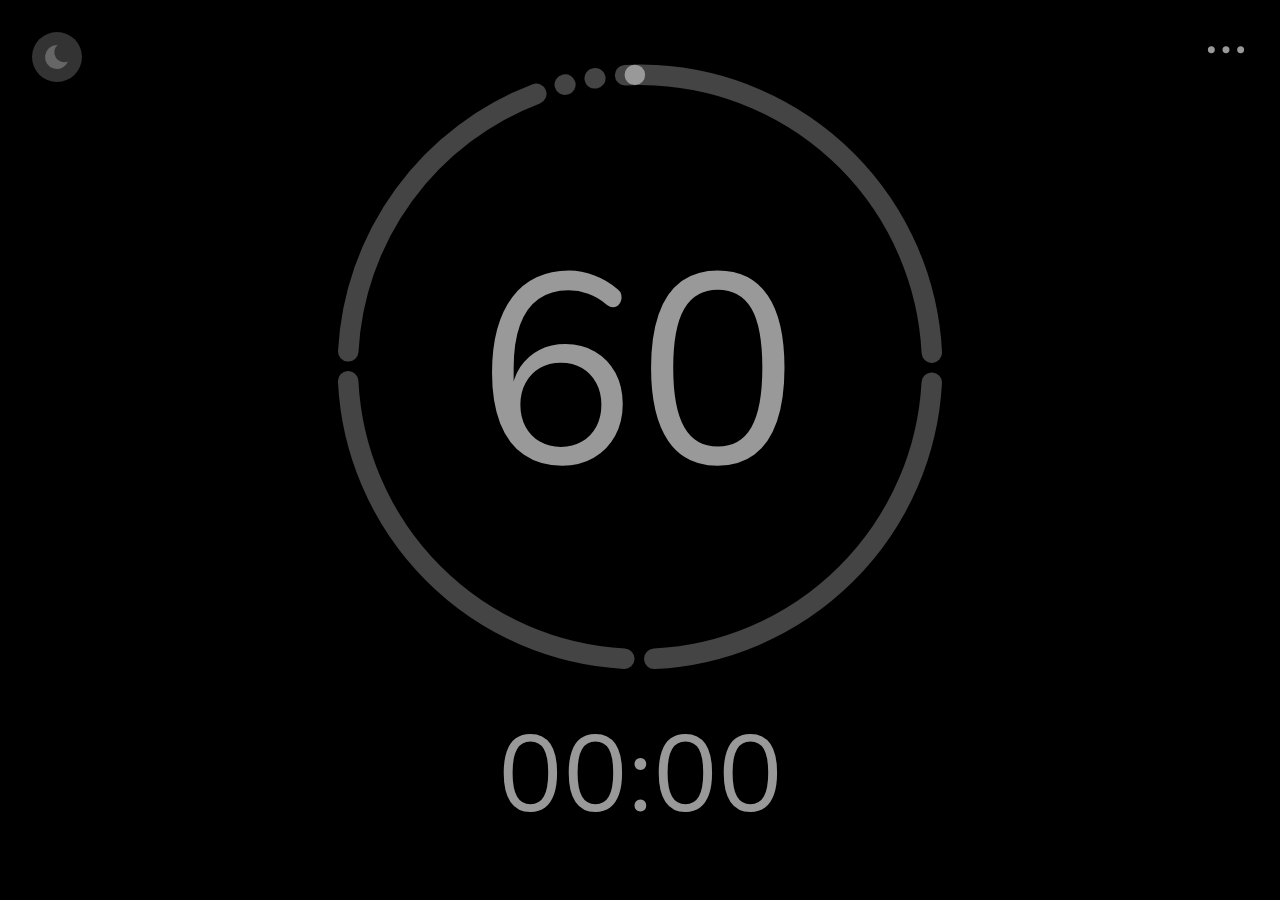
<file: index.html>
<!DOCTYPE html>
<html lang="de">
    <!--
    * @author Daniel Groß
    * Last modified: 2025/03/20 17:13:48
    -->
<head>
    <meta charset="UTF-8">
    <meta name="viewport" content="width=device-width, initial-scale=1.0, maximum-scale=1.0, user-scalable=no">
    <title>tima</title>
    <link rel="icon" href="assets/icon.svg" type="image/svg+xml">
    <link rel="manifest" href="assets/website.manifest" crossorigin="use-credentials">
    <link rel="stylesheet" href="assets/style.css">
</head>

<body>
    <div class="theme-toggle">
        <input type="checkbox" id="theme-toggle-checkbox" aria-label="Theme wechseln">
        <label for="theme-toggle-checkbox" class="theme-toggle-label">
            <svg class="theme-toggle-icon" viewBox="0 0 24 24" width="24" height="24" stroke-linecap="round">
                <path class="moon" d="M12 3c.132 0 .263 0 .393 0a7.5 7.5 0 0 0 7.92 12.446a9 9 0 1 1-8.313-12.454z" />
                <g class="sun" stroke="#999" stroke-width="2">
                    <circle cx="12" cy="12" r="5" fill="none" />
                    <line x1="12" y1="2" x2="12" y2="4" />
                    <line x1="12" y1="20" x2="12" y2="22" />
                    <line x1="2" y1="12" x2="4" y2="12" />
                    <line x1="20" y1="12" x2="22" y2="12" />
                    <line x1="5.64" y1="5.64" x2="4.22" y2="4.22" />
                    <line x1="18.36" y1="18.36" x2="19.78" y2="19.78" />
                    <line x1="5.64" y1="18.36" x2="4.22" y2="19.78" />
                    <line x1="18.36" y1="5.64" x2="19.78" y2="4.22" />
                </g>
            </svg>
        </label>
    </div>
    <div class="progress-circle" id="progress-circle" role="progressbar">
        <svg viewBox="0 0 400 400" stroke-width="13" fill="none" stroke-linecap="round">
            <circle class="outercircle" id="progress-outercircle" cx="200" cy="200" r="185.5" transform="rotate(3 200 200)" />
            <circle class="innercircle" id="progress-innercircle" cx="200" cy="200" r="185.5" transform="rotate(-91 200 200)" />
        </svg>
        <div class="text" id="progress-text">60</div>
    </div>
    
    <div class="reset-timer" id="reset-timer">
        <div class="reset-timer-button" id="reset-timer-button" role="button" aria-label="Timer zurücksetzen">
            <svg class="reset-timer-icon" viewBox="0 0 24 24" fill="none" stroke-width="1.8" stroke-linecap="round" stroke-linejoin="round">
                <polyline points="4.2,4.6 4.2,8.6 8.2,8.6" />
                <path d="M11.6,7.8v4.9h4.5" />
                <path d="M5,8c1.4-2.4,4-4,6.9-4	c4.4,0,8,3.6,8,8s-3.6,8-8,8s-8-3.6-8-8" />
            </svg>
        </div>
    </div>

    <div class="elapsed-time" id="elapsed-time">00:00</div>
    <div class="settings-button" id="settings-button" role="button" aria-label="Einstellungen öffnen">…</div>
    <div class="settings-dialog" id="settings-dialog" role="dialog" aria-labelledby="settings-dialog-title">
        <span class="close-button" id="close-button" role="button" aria-label="Einstellungen schließen">&times;</span>
        <p id="settings-dialog-title">Einstellungen</p>
        <label for="beep-times">Beep Zeiten (Sekunden, durch Kommas getrennt):</label>
        <input type="text" id="beep-times" value="45,30,15,3,2,1,0">
        <label for="timer-duration">Dauer des Countdown-Timers (Sekunden):</label>
        <input type="number" id="timer-duration" value="60">
    </div>

    <script src="assets/script.js"></script>
</body>

</html>
</file>
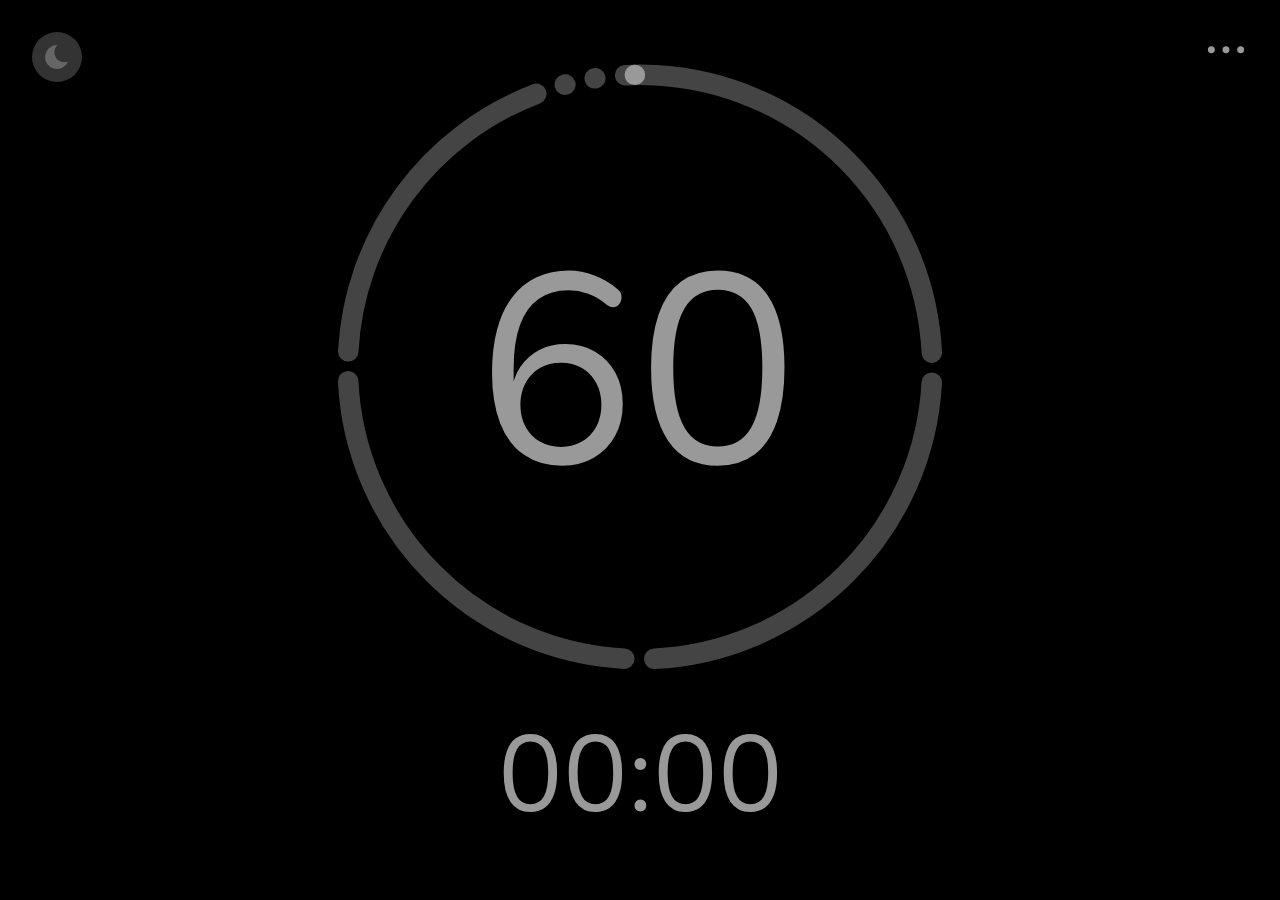
<file: tima_standalone.html>
<!DOCTYPE html>
<html lang="de">
    <!--
    * @author Daniel Groß
    * Last modified: 2025/03/20 17:13:48
    -->
<head>
    <meta charset="UTF-8">
    <meta name="viewport" content="width=device-width, initial-scale=1.0, maximum-scale=1.0, user-scalable=no">
    <title>tima</title>
    <link rel="icon" href="[data-uri]" type="image/svg+xml">
    <link rel="manifest" href="[data-uri]" crossorigin="use-credentials">
    <link rel="stylesheet" href="[data-uri]">
</head>

<body>
    <div class="theme-toggle">
        <input type="checkbox" id="theme-toggle-checkbox" aria-label="Theme wechseln">
        <label for="theme-toggle-checkbox" class="theme-toggle-label">
            <svg class="theme-toggle-icon" viewBox="0 0 24 24" width="24" height="24" stroke-linecap="round">
                <path class="moon" d="M12 3c.132 0 .263 0 .393 0a7.5 7.5 0 0 0 7.92 12.446a9 9 0 1 1-8.313-12.454z" />
                <g class="sun" stroke="#999" stroke-width="2">
                    <circle cx="12" cy="12" r="5" fill="none" />
                    <line x1="12" y1="2" x2="12" y2="4" />
                    <line x1="12" y1="20" x2="12" y2="22" />
                    <line x1="2" y1="12" x2="4" y2="12" />
                    <line x1="20" y1="12" x2="22" y2="12" />
                    <line x1="5.64" y1="5.64" x2="4.22" y2="4.22" />
                    <line x1="18.36" y1="18.36" x2="19.78" y2="19.78" />
                    <line x1="5.64" y1="18.36" x2="4.22" y2="19.78" />
                    <line x1="18.36" y1="5.64" x2="19.78" y2="4.22" />
                </g>
            </svg>
        </label>
    </div>
    <div class="progress-circle" id="progress-circle" role="progressbar">
        <svg viewBox="0 0 400 400" stroke-width="13" fill="none" stroke-linecap="round">
            <circle class="outercircle" id="progress-outercircle" cx="200" cy="200" r="185.5" transform="rotate(3 200 200)" />
            <circle class="innercircle" id="progress-innercircle" cx="200" cy="200" r="185.5" transform="rotate(-91 200 200)" />
        </svg>
        <div class="text" id="progress-text">60</div>
    </div>
    
    <div class="reset-timer" id="reset-timer">
        <div class="reset-timer-button" id="reset-timer-button" role="button" aria-label="Timer zurücksetzen">
            <svg class="reset-timer-icon" viewBox="0 0 24 24" fill="none" stroke-width="1.8" stroke-linecap="round" stroke-linejoin="round">
                <polyline points="4.2,4.6 4.2,8.6 8.2,8.6" />
                <path d="M11.6,7.8v4.9h4.5" />
                <path d="M5,8c1.4-2.4,4-4,6.9-4	c4.4,0,8,3.6,8,8s-3.6,8-8,8s-8-3.6-8-8" />
            </svg>
        </div>
    </div>

    <div class="elapsed-time" id="elapsed-time">00:00</div>
    <div class="settings-button" id="settings-button" role="button" aria-label="Einstellungen öffnen">…</div>
    <div class="settings-dialog" id="settings-dialog" role="dialog" aria-labelledby="settings-dialog-title">
        <span class="close-button" id="close-button" role="button" aria-label="Einstellungen schließen">&times;</span>
        <p id="settings-dialog-title">Einstellungen</p>
        <label for="beep-times">Beep Zeiten (Sekunden, durch Kommas getrennt):</label>
        <input type="text" id="beep-times" value="45,30,15,3,2,1,0">
        <label for="timer-duration">Dauer des Countdown-Timers (Sekunden):</label>
        <input type="number" id="timer-duration" value="60">
    </div>

    <script src="[data-uri]"></script>
</body>

</html>
</file>
<file: assets/style.css>
/*
* @author Daniel Groß
* Last modified: 2025/03/26 18:21:06
*/
@font-face {
    font-display: swap;
    font-family: "Nunito-Digits";
    font-style: normal;
    font-weight: 400;
    src: url("Nunito-Regular-Subset.woff2") format("woff2");
}

*:focus,
*:focus-visible {
    outline: none !important
}

input::-webkit-outer-spin-button,
input::-webkit-inner-spin-button {
    -webkit-appearance: none;
    margin: 0;
}

input[type=number] {
    appearance: textfield;
    -moz-appearance: textfield;
}

body {
    margin: 0;
    display: flex;
    justify-content: center;
    align-items: center;
    flex-direction: column;
    height: 100vh;
    height: 100svh;
    font-family: "Nunito-Digits", sans-serif;
    font-optical-sizing: auto;
    font-weight: 400;
    font-style: normal;
    font-variation-settings: "wdth" 100;
    text-size-adjust: none;
    transition: background-color 0.3s, color 0.3s;
    background-color: #000;
    color: #fff;
    user-select: none; /* Verhindert die Textauswahl */
}

body.light-mode {
    background-color: #fff;
    color: #000;
}

body.dark-mode {
    background-color: #000;
    color: #fff;
}
body.light-mode {
    background: linear-gradient(-30deg, #fcf8f7, #fff7fa, #f6fdff, #f6fefc);
	background-size: 400% 200%;
	animation: gradient 10s ease infinite;
	height: 100vh;
}

@keyframes gradient {
	0% {
		background-position: 0% 50%;
	}
	50% {
		background-position: 100% 50%;
	}
	100% {
		background-position: 0% 50%;
	}
}
.theme-toggle {
    position: fixed;
    top: 2rem;
    left: 2rem;
}

#theme-toggle-checkbox {
    display: none;
}

.theme-toggle-label {
    cursor: pointer;
    display: inline-block;
    width: 50px;
    height: 50px;
    border-radius: 50%;
    background-color: #333;
    display: flex;
    align-items: center;
    justify-content: center;
    transition: background-color 0.3s;
    -webkit-tap-highlight-color: transparent;
}

.theme-toggle-label:focus,
.theme-toggle-label:focus-visible {
    outline: none !important
}

.theme-toggle-label:hover {
    background-color: #444;
}

.theme-toggle-icon {
    width: 32px;
    height: 32px;
    fill: #666;
    transition: fill 0.3s;
}

.theme-toggle-icon .moon {
    opacity: 1;
    transform: translateY(0);
    transition: opacity 0.3s, transform 0.3s;
}

.theme-toggle-icon .sun {
    opacity: 0;
    transform: translateY(20px);
    transition: opacity 0.3s, transform 0.3s;
}

.reset-timer-icon {
    stroke: #666;
}
.reset-timer {
    position: absolute;
    bottom: 2rem;
    left: calc(50vw - 25px);
    background-color: #333;
    width: 50px;
    height: 50px;
    fill: #666;
    transition: fill 0.3s;
    border-radius: 50%;
    display: flex;
    align-items: center;
    justify-content: center;
    cursor: pointer;
    -webkit-tap-highlight-color: transparent;
    display: none;
}

.reset-timer-button {
    width: 34px;
    height: 34px;
}
.reset-timer:hover {
    transform: rotate(-45deg);
    transition: transform 0.4s;
}

.settings-button {
    position: absolute;
    top: 0;
    right: 0;
    font-size: 4rem;
    color: #999;
    cursor: pointer;
    padding: 0 2rem;
    line-height: 4rem;
    -webkit-tap-highlight-color: transparent;
}


.settings-dialog {
    display: none;
    position: absolute;
    width: 50vh;
    max-width: 80vw;
    background-color: #000;
    color: #fff;
    padding: 20px;
    font-size: 1.8rem;
    border-radius: 1rem;
    border: 2px solid #666;
    text-size-adjust: none;
    -webkit-text-size-adjust: none;
    /* Für Safari und andere WebKit-basierte Browser */
    -moz-text-size-adjust: none;
    /* Für Firefox */
    -ms-text-size-adjust: none;
    /* Für Internet Explorer */
}

.settings-dialog p {
    border-bottom: 2px solid #666;
    margin: 0 0 1rem;
}


input#beep-times,
input#timer-duration {
    padding: 0.5rem;
    margin: 0.5rem 0;
    color: #fff;
    background-color: #000;
    border: 2px solid #999;
    border-radius: 1rem;
    font-size: 1.8rem;
    max-width: 76vw;
    width: 48vh;
    letter-spacing: 0.1vh;
}

.close-button {
    position: absolute;
    top: 0;
    right: 2rem;
    font-size: 3rem;
    color: #999;
    cursor: pointer;
}

.progress-circle {
    position: relative;
    width: 80vw;
    height: 80vw;
    cursor: pointer;
    -webkit-tap-highlight-color: transparent;
}

.progress-circle svg {
    width: 100%;
    height: 100%;
    filter: drop-shadow(0 0 3vw rgba(0, 0, 0, 0.1));
}

.text {
    position: absolute;
    top: 50%;
    left: 50%;
    transform: translate(-51%, -48%);
    font-size: 35vw;
    color: #999;
    cursor: pointer;
}

.elapsed-time {
    font-size: 14vw;
    color: #999;
    margin-top: 20px;
}

.outercircle {
    stroke: #444;
    stroke-dashoffset: 291;
}

.innercircle {
    stroke: #999;
    stroke-dasharray: 1165;
    stroke-dashoffset: 1165;
    transition: stroke-dashoffset 0.1s linear;
}

.light-mode .elapsed-time,
.light-mode .text,
.light-mode .close-button,
.light-mode .settings-dialog {
    color: #999;
}

.light-mode input#beep-times,
.light-mode input#timer-duration,
.light-mode .settings-dialog {
    background-color: #fff;
    border: 2px solid #ccc;
    color: #333;
}

.light-mode .settings-dialog p {
    border-bottom: 2px solid #ccc;
}

.light-mode .outercircle {
    stroke: #fff;
}

.light-mode .innercircle {
    stroke: #999;
}

.light-mode .theme-toggle-label,
.light-mode .reset-timer {
    background-color: #fff;
    filter: drop-shadow(0 0 2vh rgba(0, 0, 0, 0.1));
}

.light-mode .theme-toggle-label:hover,
.light-mode .reset-time:hover {
    filter: drop-shadow(0 0 2vh rgba(0, 0, 0, 0.2));
}

.light-mode .reset-timer-icon {
    stroke: #999;
}

.light-mode .theme-toggle-icon .sun {
    opacity: 1;
    transform: translateY(0);
    transition: opacity 0.3s, transform 0.3s;
}

.light-mode .theme-toggle-icon .moon {
    opacity: 0;
    transform: translateY(20px);
    transition: opacity 0.3s, transform 0.3s;
}

@media (orientation: landscape) {
    .progress-circle {
        max-height: 70vh;
    }

    .text {
        font-size: 30vh;
    }

    .elapsed-time {
        font-size: 12vh;
    }

    .settings-dialog {
        width: 80vw;
    }

    input#beep-times,
    input#timer-duration,
    .settings-dialog {
        font-size: 2rem;
        width: 100%;
    }

    .close-button {
        top: -0.5rem;
        right: 1.5rem;
        font-size: 3.5rem;
    }

    input#beep-times,
    input#timer-duration {
        display: block;
    }

    .progress-circle svg {
        filter: drop-shadow(0 0 3vh rgba(0, 0, 0, 0.1));
    }
    

}
</file>
